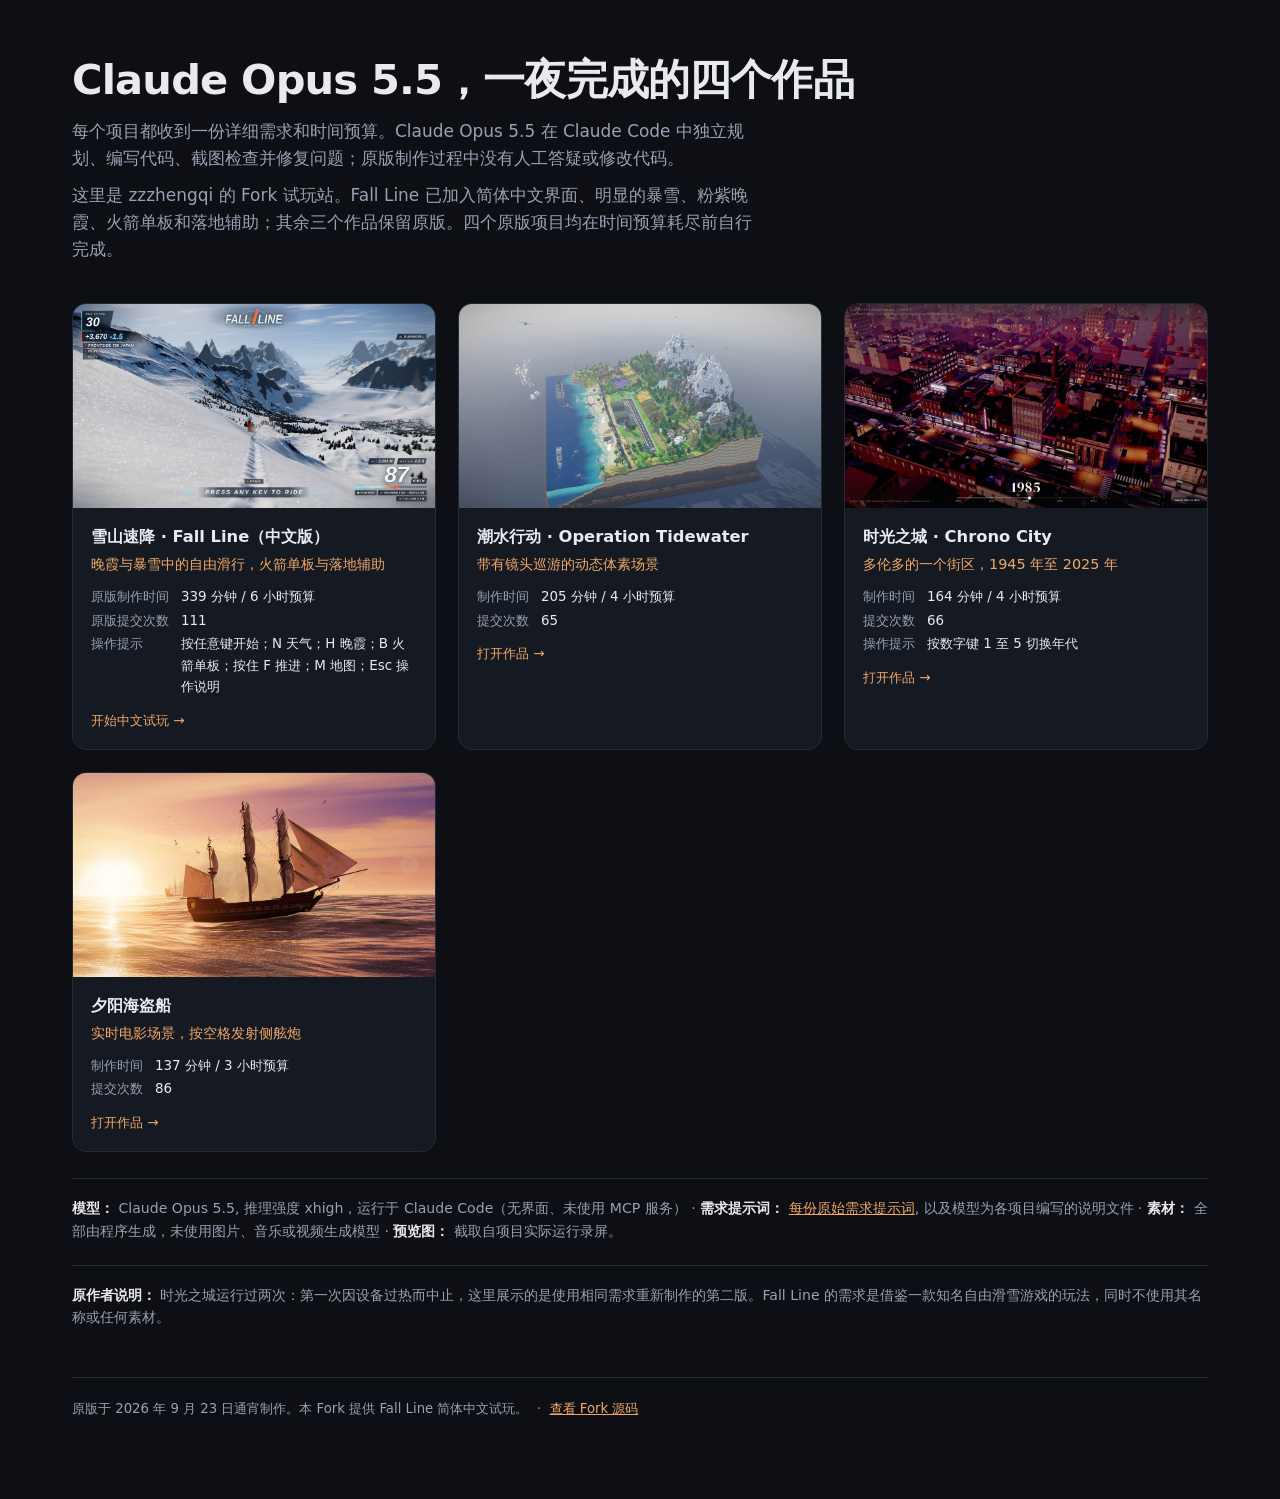
<file: index.html>
<!doctype html>
<html lang="zh-CN">
<meta charset=utf-8>
<title>Claude Opus 5.5，一夜完成的四个作品</title>
<meta name=viewport content="width=device-width,initial-scale=1">
<meta property="og:title" content="Claude Opus 5.5，一夜完成的四个作品">
<meta property="og:description" content="每个项目收到一份详细需求，由 Claude Code 独立制作。自由滑雪、体素场景、跨越年代的城市与夕阳海盗船。">
<meta property="og:image" content="https://zzzhengqi.github.io/opus-5-5-overnight-builds/vorschau-fall-line.jpg">
<style>
:root{--bg:#0d0f14;--kar:#151922;--rand:#242a36;--t:#e8eaef;--d:#98a1b2;--akz:#f0a868}
*{box-sizing:border-box}
body{margin:0;background:var(--bg);color:var(--t);font:16px/1.6 -apple-system,BlinkMacSystemFont,"Segoe UI",system-ui,sans-serif}
.wrap{max-width:1180px;margin:0 auto;padding:56px 22px 80px}
h1{font-size:clamp(1.7rem,4vw,2.6rem);line-height:1.15;margin:0 0 14px;letter-spacing:-.02em;font-weight:650}
.lead{color:var(--d);font-size:1.06rem;max-width:64ch;margin:0 0 10px}
.meta{color:var(--d);font-size:.88rem;margin:26px 0 0;padding-top:18px;border-top:1px solid var(--rand)}
.meta b{color:var(--t);font-weight:600}
.meta a{color:var(--akz)}
.karten{display:grid;gap:22px;grid-template-columns:repeat(auto-fit,minmax(320px,1fr));margin:40px 0 0}
.k{background:var(--kar);border:1px solid var(--rand);border-radius:14px;overflow:hidden;text-decoration:none;color:inherit;display:flex;flex-direction:column;transition:border-color .15s,transform .15s}
.k:hover{border-color:var(--akz);transform:translateY(-2px)}
.k img{display:block;width:100%;aspect-ratio:16/9;object-fit:cover;background:#0a0c10}
.kt{padding:16px 18px 18px}
.kt h2{margin:0 0 3px;font-size:1.02rem;font-weight:650}
.kt .welt{color:var(--akz);font-size:.9rem;margin:0 0 10px}
.kt dl{margin:0;display:grid;grid-template-columns:auto 1fr;gap:2px 12px;font-size:.84rem;color:var(--d)}
.kt dd{margin:0;color:var(--t);font-variant-numeric:tabular-nums}
.oeffnen{margin-top:12px;font-size:.84rem;color:var(--akz)}
footer{margin-top:48px;padding-top:20px;border-top:1px solid var(--rand);color:var(--d);font-size:.83rem}
footer a{color:var(--akz)}
</style>
<div class=wrap>
<h1>Claude Opus 5.5，一夜完成的四个作品</h1>
<p class=lead>每个项目都收到一份详细需求和时间预算。Claude Opus 5.5 在 Claude Code 中独立规划、编写代码、截图检查并修复问题；原版制作过程中没有人工答疑或修改代码。</p>
<p class=lead>这里是 zzzhengqi 的 Fork 试玩站。Fall Line 已加入简体中文界面、明显的暴雪、粉紫晚霞、火箭单板和落地辅助；其余三个作品保留原版。四个原版项目均在时间预算耗尽前自行完成。</p>

<div class=karten>

<a class=k href="fall-line/">
  <img fetchpriority=high src="vorschau-fall-line.jpg" alt="Claude Opus 5.5 制作的自由滑雪游戏">
  <div class=kt>
    <h2>雪山速降 · Fall Line（中文版）</h2>
    <p class=welt>晚霞与暴雪中的自由滑行，火箭单板与落地辅助</p>
    <dl><dt>原版制作时间</dt><dd>339 分钟 / 6 小时预算</dd><dt>原版提交次数</dt><dd>111</dd><dt>操作提示</dt><dd>按任意键开始；N 天气；H 晚霞；B 火箭单板；按住 F 推进；M 地图；Esc 操作说明</dd></dl>
    <div class=oeffnen>开始中文试玩 →</div>
  </div>
</a>

<a class=k href="tidewater/">
  <img loading=lazy decoding=async src="vorschau-tidewater.jpg" alt="Claude Opus 5.5 制作的体素场景">
  <div class=kt>
    <h2>潮水行动 · Operation Tidewater</h2>
    <p class=welt>带有镜头巡游的动态体素场景</p>
    <dl><dt>制作时间</dt><dd>205 分钟 / 4 小时预算</dd><dt>提交次数</dt><dd>65</dd></dl>
    <div class=oeffnen>打开作品 →</div>
  </div>
</a>

<a class=k href="chrono-city/">
  <img loading=lazy decoding=async src="vorschau-chrono-city.jpg" alt="Claude Opus 5.5 制作的跨越年代的城市街区">
  <div class=kt>
    <h2>时光之城 · Chrono City</h2>
    <p class=welt>多伦多的一个街区，1945 年至 2025 年</p>
    <dl><dt>制作时间</dt><dd>164 分钟 / 4 小时预算</dd><dt>提交次数</dt><dd>66</dd><dt>操作提示</dt><dd>按数字键 1 至 5 切换年代</dd></dl>
    <div class=oeffnen>打开作品 →</div>
  </div>
</a>

<a class=k href="pirate-ship/">
  <img loading=lazy decoding=async src="vorschau-pirate-ship.jpg" alt="Claude Opus 5.5 制作的夕阳海盗船">
  <div class=kt>
    <h2>夕阳海盗船</h2>
    <p class=welt>实时电影场景，按空格发射侧舷炮</p>
    <dl><dt>制作时间</dt><dd>137 分钟 / 3 小时预算</dd><dt>提交次数</dt><dd>86</dd></dl>
    <div class=oeffnen>打开作品 →</div>
  </div>
</a>

</div>

<p class=meta>
<b>模型：</b> Claude Opus 5.5, 推理强度 xhigh，运行于 Claude Code（无界面、未使用 MCP 服务） ·
<b>需求提示词：</b> <a href="https://github.com/zzzhengqi/opus-5-5-overnight-builds/tree/main/briefs">每份原始需求提示词</a>, 以及模型为各项目编写的说明文件 ·
<b>素材：</b> 全部由程序生成，未使用图片、音乐或视频生成模型 ·
<b>预览图：</b> 截取自项目实际运行录屏。
</p>
<p class=meta style="margin-top:22px">
<b>原作者说明：</b> 时光之城运行过两次：第一次因设备过热而中止，这里展示的是使用相同需求重新制作的第二版。Fall Line 的需求是借鉴一款知名自由滑雪游戏的玩法，同时不使用其名称或任何素材。
</p>

<footer>
原版于 2026 年 9 月 23 日通宵制作。本 Fork 提供 Fall Line 简体中文试玩。
&nbsp;·&nbsp; <a href="https://github.com/zzzhengqi/opus-5-5-overnight-builds">查看 Fork 源码</a>
</footer>
</div>

</html>
</file>
<file: chrono-city/assets/index-0lgXXrAl.css>
@font-face{font-family:Inter;font-style:normal;font-display:swap;font-weight:400;src:url(./inter-cyrillic-ext-400-normal-BQZuk6qB.woff2)format("woff2"),url(./inter-cyrillic-ext-400-normal-DQukG94-.woff)format("woff");unicode-range:U+460-52F,U+1C80-1C8A,U+20B4,U+2DE0-2DFF,U+A640-A69F,U+FE2E-FE2F}@font-face{font-family:Inter;font-style:normal;font-display:swap;font-weight:400;src:url(./inter-cyrillic-400-normal-obahsSVq.woff2)format("woff2"),url(./inter-cyrillic-400-normal-HOLc17fK.woff)format("woff");unicode-range:U+301,U+400-45F,U+490-491,U+4B0-4B1,U+2116}@font-face{font-family:Inter;font-style:normal;font-display:swap;font-weight:400;src:url(./inter-greek-ext-400-normal-DGGRlc-M.woff2)format("woff2"),url(./inter-greek-ext-400-normal-KugGGMne.woff)format("woff");unicode-range:U+1F??}@font-face{font-family:Inter;font-style:normal;font-display:swap;font-weight:400;src:url(./inter-greek-400-normal-B4URO6DV.woff2)format("woff2"),url(./inter-greek-400-normal-q2sYcFCs.woff)format("woff");unicode-range:U+370-377,U+37A-37F,U+384-38A,U+38C,U+38E-3A1,U+3A3-3FF}@font-face{font-family:Inter;font-style:normal;font-display:swap;font-weight:400;src:url(./inter-vietnamese-400-normal-DMkecbls.woff2)format("woff2"),url(./inter-vietnamese-400-normal-Bbgyi5SW.woff)format("woff");unicode-range:U+102-103,U+110-111,U+128-129,U+168-169,U+1A0-1A1,U+1AF-1B0,U+300-301,U+303-304,U+308-309,U+323,U+329,U+1EA0-1EF9,U+20AB}@font-face{font-family:Inter;font-style:normal;font-display:swap;font-weight:400;src:url(./inter-latin-ext-400-normal-C1nco2VV.woff2)format("woff2"),url(./inter-latin-ext-400-normal-77YHD8bZ.woff)format("woff");unicode-range:U+100-2BA,U+2BD-2C5,U+2C7-2CC,U+2CE-2D7,U+2DD-2FF,U+304,U+308,U+329,U+1D00-1DBF,U+1E00-1E9F,U+1EF2-1EFF,U+2020,U+20A0-20AB,U+20AD-20C0,U+2113,U+2C60-2C7F,U+A720-A7FF}@font-face{font-family:Inter;font-style:normal;font-display:swap;font-weight:400;src:url(./inter-latin-400-normal-C38fXH4l.woff2)format("woff2"),url(./inter-latin-400-normal-CyCys3Eg.woff)format("woff");unicode-range:U+??,U+131,U+152-153,U+2BB-2BC,U+2C6,U+2DA,U+2DC,U+304,U+308,U+329,U+2000-206F,U+20AC,U+2122,U+2191,U+2193,U+2212,U+2215,U+FEFF,U+FFFD}@font-face{font-family:Inter;font-style:normal;font-display:swap;font-weight:600;src:url(./inter-cyrillic-ext-600-normal-Dfes3d0z.woff2)format("woff2"),url(./inter-cyrillic-ext-600-normal-Bcila6Z-.woff)format("woff");unicode-range:U+460-52F,U+1C80-1C8A,U+20B4,U+2DE0-2DFF,U+A640-A69F,U+FE2E-FE2F}@font-face{font-family:Inter;font-style:normal;font-display:swap;font-weight:600;src:url(./inter-cyrillic-600-normal-CWCymEST.woff2)format("woff2"),url(./inter-cyrillic-600-normal-4D_pXhcN.woff)format("woff");unicode-range:U+301,U+400-45F,U+490-491,U+4B0-4B1,U+2116}@font-face{font-family:Inter;font-style:normal;font-display:swap;font-weight:600;src:url(./inter-greek-ext-600-normal-DRtmH8MT.woff2)format("woff2"),url(./inter-greek-ext-600-normal-B8X0CLgF.woff)format("woff");unicode-range:U+1F??}@font-face{font-family:Inter;font-style:normal;font-display:swap;font-weight:600;src:url(./inter-greek-600-normal-plRanbMR.woff2)format("woff2"),url(./inter-greek-600-normal-BZpKdvQh.woff)format("woff");unicode-range:U+370-377,U+37A-37F,U+384-38A,U+38C,U+38E-3A1,U+3A3-3FF}@font-face{font-family:Inter;font-style:normal;font-display:swap;font-weight:600;src:url(./inter-vietnamese-600-normal-Cc8MFFhd.woff2)format("woff2"),url(./inter-vietnamese-600-normal-BuLX-rYi.woff)format("woff");unicode-range:U+102-103,U+110-111,U+128-129,U+168-169,U+1A0-1A1,U+1AF-1B0,U+300-301,U+303-304,U+308-309,U+323,U+329,U+1EA0-1EF9,U+20AB}@font-face{font-family:Inter;font-style:normal;font-display:swap;font-weight:600;src:url(./inter-latin-ext-600-normal-D2bJ5OIk.woff2)format("woff2"),url(./inter-latin-ext-600-normal-CIVaiw4L.woff)format("woff");unicode-range:U+100-2BA,U+2BD-2C5,U+2C7-2CC,U+2CE-2D7,U+2DD-2FF,U+304,U+308,U+329,U+1D00-1DBF,U+1E00-1E9F,U+1EF2-1EFF,U+2020,U+20A0-20AB,U+20AD-20C0,U+2113,U+2C60-2C7F,U+A720-A7FF}@font-face{font-family:Inter;font-style:normal;font-display:swap;font-weight:600;src:url(./inter-latin-600-normal-LgqL8muc.woff2)format("woff2"),url(./inter-latin-600-normal-CiBQ2DWP.woff)format("woff");unicode-range:U+??,U+131,U+152-153,U+2BB-2BC,U+2C6,U+2DA,U+2DC,U+304,U+308,U+329,U+2000-206F,U+20AC,U+2122,U+2191,U+2193,U+2212,U+2215,U+FEFF,U+FFFD}@font-face{font-family:DM Serif Display;font-style:normal;font-display:swap;font-weight:400;src:url(./dm-serif-display-latin-ext-400-normal-p18AlW_x.woff2)format("woff2"),url(./dm-serif-display-latin-ext-400-normal-B1toqZab.woff)format("woff");unicode-range:U+100-2BA,U+2BD-2C5,U+2C7-2CC,U+2CE-2D7,U+2DD-2FF,U+304,U+308,U+329,U+1D00-1DBF,U+1E00-1E9F,U+1EF2-1EFF,U+2020,U+20A0-20AB,U+20AD-20C0,U+2113,U+2C60-2C7F,U+A720-A7FF}@font-face{font-family:DM Serif Display;font-style:normal;font-display:swap;font-weight:400;src:url(./dm-serif-display-latin-400-normal-C5_t9oOD.woff2)format("woff2"),url(./dm-serif-display-latin-400-normal-_kVFYEpx.woff)format("woff");unicode-range:U+??,U+131,U+152-153,U+2BB-2BC,U+2C6,U+2DA,U+2DC,U+304,U+308,U+329,U+2000-206F,U+20AC,U+2122,U+2191,U+2193,U+2212,U+2215,U+FEFF,U+FFFD}html,body{color:#f3efe6;-webkit-user-select:none;user-select:none;background:#0b0d10;height:100%;margin:0;font-family:Inter,system-ui,sans-serif;overflow:hidden}#gl{touch-action:none;opacity:0;outline:none;width:100vw;height:100vh;transition:opacity .6s;display:block;position:fixed;inset:0}#loader{opacity:0;background:#ffffff1f;width:240px;height:2px;margin-left:-120px;transition:opacity .3s;position:fixed;top:50%;left:50%}#loader.show{opacity:1}#loaderbar{background:#f3efe6;width:0%;height:100%;transition:width .15s}#hud.hidden{opacity:0}#hud{pointer-events:none;transition:opacity .8s}#place{letter-spacing:.14em;text-transform:uppercase;color:#fffaf0d1;text-shadow:0 1px 8px #0009;flex-direction:column;gap:6px;font-size:13px;display:flex;position:fixed;top:22px;left:28px}#eraTag{letter-spacing:.06em;color:#fff0dcb8;text-transform:none;max-width:46vw;font-size:12px;font-style:italic;line-height:1.45}#yearWrap{text-align:center;position:fixed;bottom:74px;left:0;right:0}#year{letter-spacing:.04em;color:#fbf6ec;text-shadow:0 2px 24px #0000008c,0 0 2px #0006;font-variant-numeric:tabular-nums;font-family:DM Serif Display,Georgia,serif;font-size:76px;line-height:1;display:inline-block}#timeline{pointer-events:auto;cursor:pointer;width:min(720px,70vw);height:34px;position:fixed;bottom:30px;left:50%;transform:translate(-50%)}#track{background:#ffffff47;border-radius:2px;height:2px;position:absolute;top:10px;left:0;right:0;box-shadow:0 1px 6px #00000080}#fill{background:#ffecc8e6;border-radius:2px;width:0;position:absolute;top:0;bottom:0;left:0}.tick{background:#ffffffb3;width:2px;height:10px;position:absolute;top:-4px;transform:translate(-1px)}.tick span{letter-spacing:.12em;color:#fffaf0bf;text-shadow:0 1px 4px #000c;font-size:11px;position:absolute;top:14px;left:50%;transform:translate(-50%)}.tick.active span{color:#fff;font-weight:600}#handle{cursor:grab;background:#fbf6ec;border-radius:50%;width:16px;height:16px;margin-left:-8px;position:absolute;top:-7px;box-shadow:0 0 0 4px #ffecc840,0 2px 8px #00000080}#timeline.drag #handle{cursor:grabbing;transform:scale(1.15)}#buttons{pointer-events:auto;gap:10px;display:flex;position:fixed;bottom:26px;right:24px}#buttons button{letter-spacing:.08em;color:#f7f2e8;cursor:pointer;-webkit-backdrop-filter:blur(6px);backdrop-filter:blur(6px);background:#0c0e1273;border:1px solid #ffffff40;border-radius:18px;padding:8px 14px;font:600 12px Inter,sans-serif}#buttons button:hover{background:#282c3499}#tourBtn.hide{display:none}#hint{color:#fffaf08c;letter-spacing:.04em;text-shadow:0 1px 4px #000c;font-size:11px;position:fixed;bottom:30px;left:28px}#hud:before{content:"";pointer-events:none;background:linear-gradient(#08090c00,#08090c8c);height:190px;position:fixed;bottom:0;left:0;right:0}#hud:after{content:"";pointer-events:none;background:linear-gradient(#08090c59,#08090c00);height:110px;position:fixed;top:0;left:0;right:0}#year{transition:text-shadow .4s,letter-spacing .4s}#year.shifting{text-shadow:0 0 18px #ffbe78bf,0 0 42px #ff965073,0 2px 24px #0000008c;letter-spacing:.08em}@media (max-width:1150px){#hint{display:none}#year{font-size:60px}}@media (max-width:700px){#buttons{bottom:80px}#timeline{width:84vw}}
</file>
